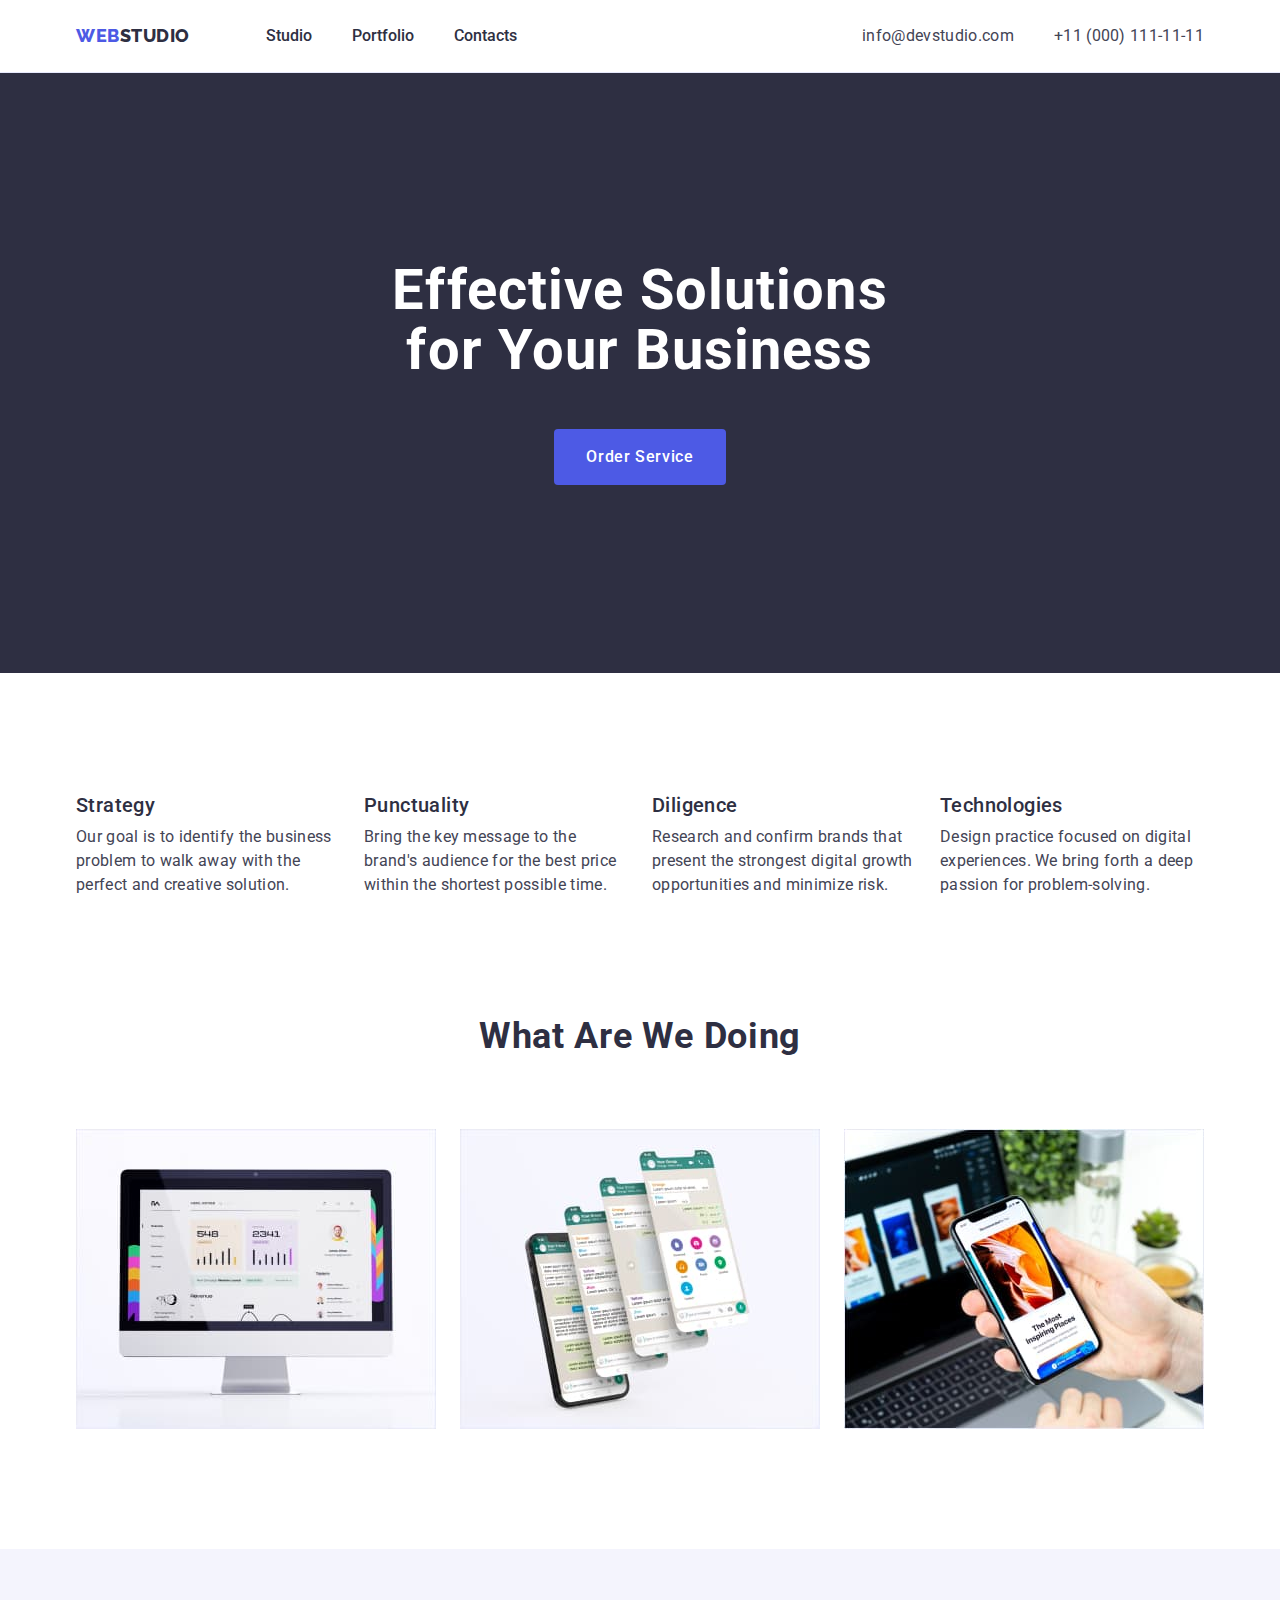
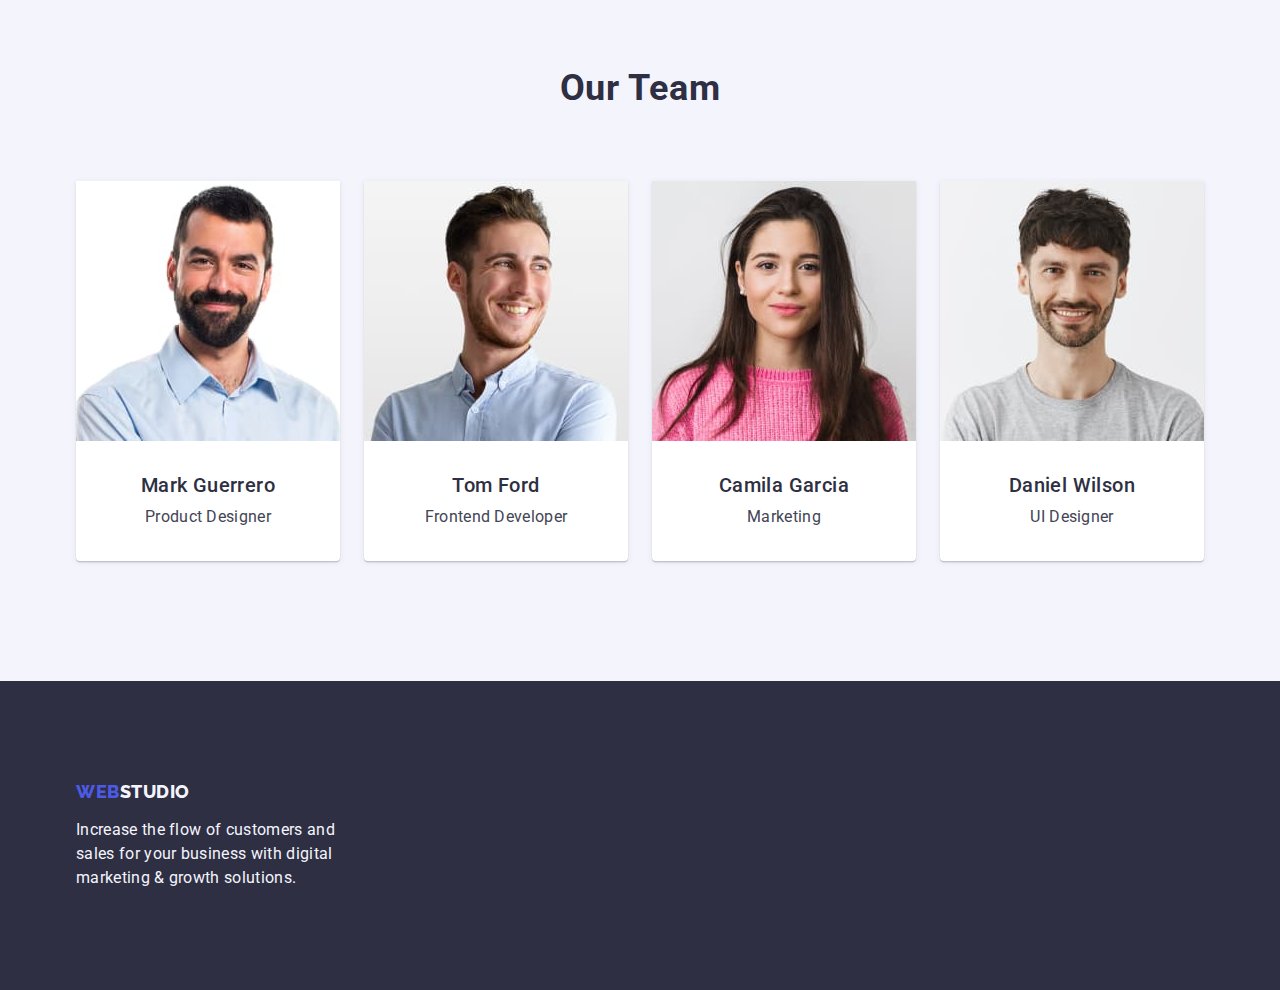
<file: index.html>
<!DOCTYPE html>
<html lang="en">
  <head>
    <meta charset="UTF-8" />
    <meta http-equiv="X-UA-Compatible" content="IE=edge" />
    <meta name="viewport" content="width=device-width, initial-scale=1.0" />
    <link rel="preconnect" href="https://fonts.googleapis.com" />
    <link rel="preconnect" href="https://fonts.gstatic.com" crossorigin />
    <link
      href="https://fonts.googleapis.com/css2?family=Open+Sans:wght@400;700&family=Raleway:wght@800&family=Roboto:wght@400;500;700;900&display=swap"
      rel="stylesheet"
    />
    <link
      rel="stylesheet"
      href="https://cdnjs.cloudflare.com/ajax/libs/modern-normalize/2.0.0/modern-normalize.min.css"
    />
    <link rel="stylesheet" href="./css/style.css" />

    <title>Web Studio</title>
  </head>
  <body>
    <!-- HEADER -->
    <header class="header">
      <div class="header-container container">
        <!-- NAVIGATION -->
        <nav class="navigation">
          <a href="./index.html" class="logo-head logo link"
            >Web<span class="logo-header">Studio</span></a
          >
          <ul class="nav-list list">
            <li class="nav-list-link">
              <a href="./index.html" class="nav link link-hover">Studio</a>
            </li>
            <li class="nav-list-link">
              <a href="./portfolio.html" class="nav link link-hover"
                >Portfolio</a
              >
            </li>
            <li class="nav-list-link">
              <a href="" class="nav link link-hover">Contacts</a>
            </li>
          </ul>
        </nav>
        <!-- /NAVIGATION -->
        <!-- ADDRESS -->
        <address class="address-contact">
          <ul class="address-list list">
            <li class="address-list-link">
              <a
                href="mailto:info@devstudio.com"
                class="mail-link contact link link-hover"
                >info@devstudio.com</a
              >
            </li>
            <li class="address-list-link">
              <a
                href="tel:+110001111111"
                class="number-link contact link link-hover"
                >+11 (000) 111-11-11</a
              >
            </li>
          </ul>
        </address>
        <!-- /ADDRESS -->
      </div>
    </header>
    <!-- /HEADER -->
    <main>
      <!-- HERO SECTION -->
      <section class="hero">
        <div class="hero-container container">
          <h1 class="hero-text">Effective Solutions for Your Business</h1>
          <button type="button" class="primary-btn">Order Service</button>
        </div>
      </section>
      <!-- /HERO SECTION -->
      <!-- ODDS SECTION -->
      <section class="odds">
        <div class="odds-container container">
          <h2 class="odds-header visually-hidden">Advantages</h2>
          <ul class="odds-list list">
            <li class="odds-list-item">
              <h3 class="odds-title main-title">Strategy</h3>
              <p class="odds-text main-text">
                Our goal is to identify the business problem to walk away with
                the perfect and creative solution.
              </p>
            </li>
            <li class="odds-list-item">
              <h3 class="odds-title main-title">Punctuality</h3>
              <p class="odds-text main-text">
                Bring the key message to the brand's audience for the best price
                within the shortest possible time.
              </p>
            </li>
            <li class="odds-list-item">
              <h3 class="odds-title main-title">Diligence</h3>
              <p class="odds-text main-text">
                Research and confirm brands that present the strongest digital
                growth opportunities and minimize risk.
              </p>
            </li>
            <li class="odds-list-item">
              <h3 class="odds-title main-title">Technologies</h3>
              <p class="odds-text main-text">
                Design practice focused on digital experiences. We bring forth a
                deep passion for problem-solving.
              </p>
            </li>
          </ul>
        </div>
      </section>
      <!-- /ODDS SECTION -->
      <!-- FEATURES SECTION -->
      <section class="features">
        <div class="features-container container">
          <h2 class="features-header">What are we doing</h2>
          <ul class="features-list list">
            <li class="feat-list-item">
              <img
                src="./images/pc.jpg"
                alt="personal computer"
                width="360"
                height="300"
              />
            </li>
            <li class="feat-list-item">
              <img
                src="./images/smartphones.jpg"
                alt="smartphones"
                width="360"
                height="300"
              />
            </li>
            <li class="feat-list-item">
              <img
                src="./images/pcwithsmartphones.jpg"
                alt="smartphones with personal computer"
                width="360"
                height="300"
              />
            </li>
          </ul>
        </div>
      </section>
      <!-- /FEATURES SECTION -->
      <!-- TEAM SECTION -->
      <section class="team">
        <div class="team-container container">
          <h2 class="team-header">Our Team</h2>
          <ul class="team-list list">
            <li class="team-list-card">
              <img
                src="./images/markguerrero.jpg"
                alt="Mark Guerrero"
                width="264"
                height="260"
              />
              <div class="team-card-content">
                <h3 class="team-title">Mark Guerrero</h3>
                <p class="team-text">Product Designer</p>
              </div>
            </li>
            <li class="team-list-card">
              <img
                src="./images/tomford.jpg"
                alt="Tom Ford"
                width="264"
                height="260"
              />
              <div class="team-card-content">
                <h3 class="team-title">Tom Ford</h3>
                <p class="team-text">Frontend Developer</p>
              </div>
            </li>
            <li class="team-list-card">
              <img
                src="./images/camilagarcia.jpg"
                alt="Camila Garcia"
                width="264"
                height="260"
              />
              <div class="team-card-content">
                <h3 class="team-title">Camila Garcia</h3>
                <p class="team-text">Marketing</p>
              </div>
            </li>
            <li class="team-list-card">
              <img
                src="./images/danielwilson.jpg"
                alt="Daniel Wilson"
                width="264"
                height="260"
              />
              <div class="team-card-content">
                <h3 class="team-title">Daniel Wilson</h3>
                <p class="team-text">UI Designer</p>
              </div>
            </li>
          </ul>
        </div>
      </section>
      <!-- /TEAM SECTION -->
    </main>
    <!-- /MAIN -->
    <!-- FOOTER -->
    <footer class="footer">
      <div class="footer-container container">
        <a href="./index.html" class="footer-logo-link logo link"
          >Web<span class="logo-footer">Studio</span></a
        >
        <p class="footer-text">
          Increase the flow of customers and sales for your business with
          digital marketing & growth solutions.
        </p>
      </div>
    </footer>
    <!-- /FOOTER -->
  </body>
</html>
</file>
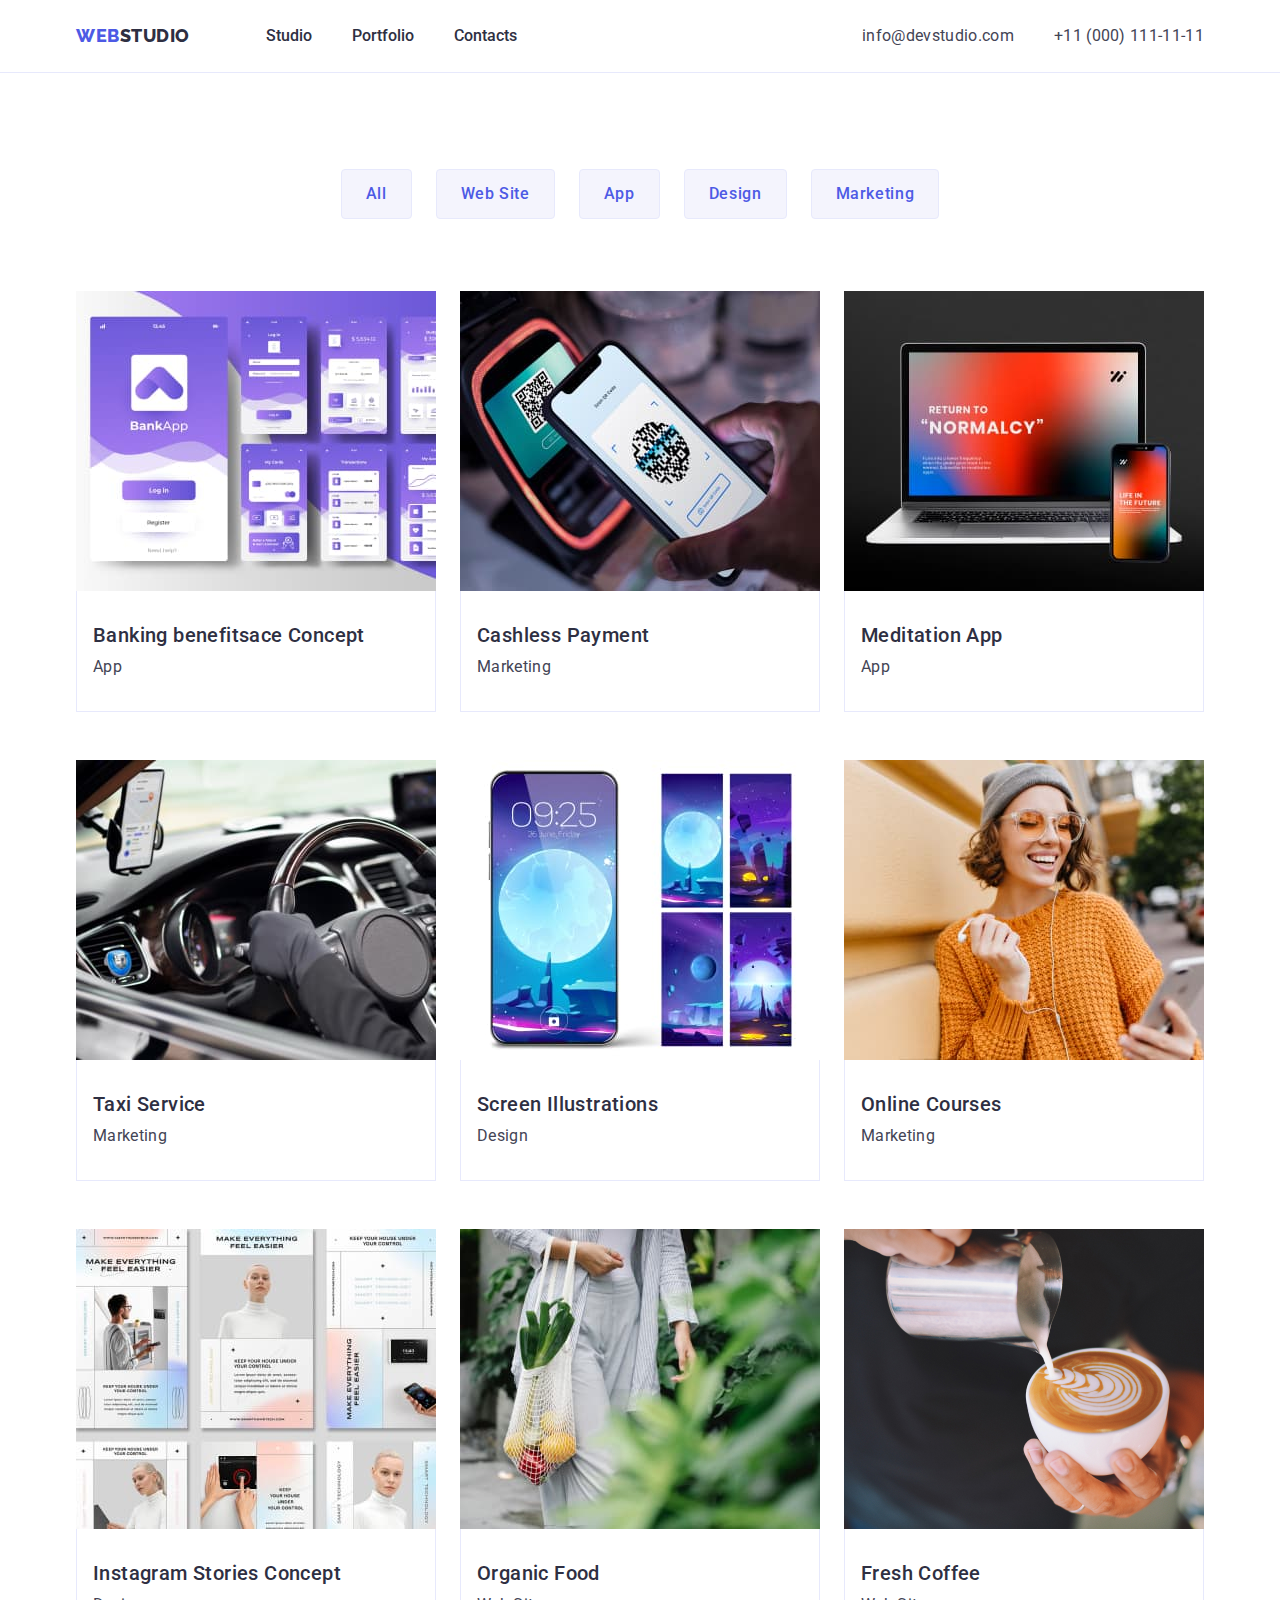
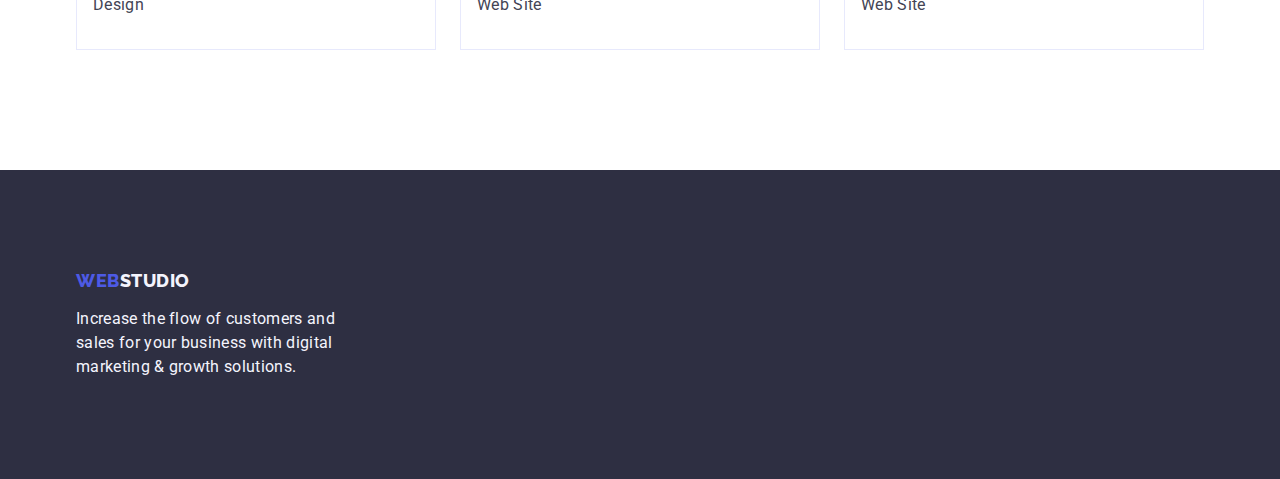
<file: portfolio.html>
<!DOCTYPE html>
<html lang="en">
  <head>
    <meta charset="UTF-8" />
    <meta http-equiv="X-UA-Compatible" content="IE=edge" />
    <meta name="viewport" content="width=device-width, initial-scale=1.0" />
    <link rel="preconnect" href="https://fonts.googleapis.com" />
    <link rel="preconnect" href="https://fonts.gstatic.com" crossorigin />
    <link
      href="https://fonts.googleapis.com/css2?family=Open+Sans:wght@400;700&family=Raleway:wght@800&family=Roboto:wght@400;500;700;900&display=swap"
      rel="stylesheet"
    />
    <link
      rel="stylesheet"
      href="https://cdnjs.cloudflare.com/ajax/libs/modern-normalize/2.0.0/modern-normalize.min.css"
    />
    <link rel="stylesheet" href="./css/style.css" />

    <title>Portfolio</title>
  </head>
  <body>
    <!-- HEADER -->
    <header class="header">
      <div class="header-container container">
        <!-- NAVIGATION -->
        <nav class="navigation">
          <a href="./index.html" class="logo-head logo link"
            >Web<span class="logo-header">Studio</span></a
          >
          <ul class="nav-list list">
            <li class="nav-list-link">
              <a href="./index.html" class="nav link link-hover">Studio</a>
            </li>
            <li class="nav-list-link">
              <a href="./portfolio.html" class="nav link link-hover"
                >Portfolio</a
              >
            </li>
            <li class="nav-list-link">
              <a href="" class="nav link">Contacts</a>
            </li>
          </ul>
        </nav>
        <!-- /NAVIGATION -->
        <!-- ADDRESS -->
        <address class="address-contact">
          <ul class="address-list list">
            <li class="address-list-link">
              <a
                href="mailto:info@devstudio.com"
                class="mail-link contact link link-hover"
                >info@devstudio.com</a
              >
            </li>
            <li class="address-list-link">
              <a
                href="tel:+110001111111"
                class="number-link contact link link-hover"
                >+11 (000) 111-11-11</a
              >
            </li>
          </ul>
        </address>
        <!-- /ADDRESS -->
      </div>
    </header>
    <!-- /HEADER -->
    <!-- MAIN SECTION -->
    <main>
      <section class="portfolio-section">
        <div class="portfolio-section-container container">
          <h1 class="main-header visually-hidden">Privileges</h1>
          <ul class="filter-list list">
            <li class="filter-list-item">
              <button type="button" class="filter-btn">All</button>
            </li>
            <li class="filter-list-item">
              <button type="button" class="filter-btn">Web Site</button>
            </li>
            <li class="filter-list-item">
              <button type="button" class="filter-btn">App</button>
            </li>
            <li class="filter-list-item">
              <button type="button" class="filter-btn">Design</button>
            </li>
            <li class="filter-list-item">
              <button type="button" class="filter-btn">Marketing</button>
            </li>
          </ul>
          <ul class="benefits-list list">
            <li class="benefits-list-card link">
              <a href="" class="banefits-link link">
                <img
                  src="./images/banking.jpg"
                  alt="application-interface"
                  width="360"
                  height="300"
                />
                <div class="benefits-card-content">
                  <h2 class="benefits-title main-title">
                    Banking benefitsace Concept
                  </h2>
                  <p class="priviliges-text main-text">App</p>
                </div>
              </a>
            </li>
            <li class="benefits-list-card link">
              <a href="" class="banefits-link link">
                <img
                  src="./images/cashless.jpg"
                  alt="cashless-payment"
                  width="360"
                  height="300"
                />
                <div class="benefits-card-content">
                  <h2 class="benefits-title main-title">Cashless Payment</h2>
                  <p class="benefits-text main-text">Marketing</p>
                </div>
              </a>
            </li>
            <li class="benefits-list-card link">
              <a href="" class="banefits-link link">
                <img
                  src="./images/app.jpg"
                  alt="laptop-with-open-app"
                  width="360"
                  height="300"
                />
                <div class="benefits-card-content">
                  <h2 class="benefits-title main-title">Meditation App</h2>
                  <p class="benefits-text main-text">App</p>
                </div>
              </a>
            </li>
            <li class="benefits-list-card link">
              <a href="" class="banefits-link link">
                <img
                  src="./images/taxi.jpg"
                  alt="man-handling-the-wheel"
                  width="360"
                  height="300"
                />
                <div class="benefits-card-content">
                  <h2 class="benefits-title main-title">Taxi Service</h2>
                  <p class="benefits-text main-text">Marketing</p>
                </div>
              </a>
            </li>
            <li class="benefits-list-card link">
              <a href="" class="banefits-link link">
                <img
                  src="./images/screen.jpg"
                  alt="screen-illustrations"
                  width="360"
                  height="300"
                />
                <div class="benefits-card-content">
                  <h2 class="benefits-title main-title">
                    Screen Illustrations
                  </h2>
                  <p class="benefits-text main-text">Design</p>
                </div>
              </a>
            </li>
            <li class="benefits-list-card link">
              <a href="" class="banefits-link link">
                <img
                  src="./images/online.jpg"
                  alt="girl-using-a-phone"
                  width="360"
                  height="300"
                />
                <div class="benefits-card-content">
                  <h2 class="benefits-title main-title">Online Courses</h2>
                  <p class="benefits-text main-text">Marketing</p>
                </div>
              </a>
            </li>
            <li class="benefits-list-card link">
              <a href="" class="banefits-link link">
                <img
                  src="./images/instagram.jpg"
                  alt="instagram-stories"
                  width="360"
                  height="300"
                />
                <div class="benefits-card-content">
                  <h2 class="benefits-title main-title">
                    Instagram Stories Concept
                  </h2>
                  <p class="priviliges-text main-text">Design</p>
                </div>
              </a>
            </li>
            <li class="benefits-list-card link">
              <a href="" class="banefits-link link">
                <img
                  src="./images/food.jpg"
                  alt="girl-carring-a-bag-with-food"
                  width="360"
                  height="300"
                />
                <div class="benefits-card-content">
                  <h2 class="benefits-title main-title">Organic Food</h2>
                  <p class="benefits-text main-text">Web Site</p>
                </div>
              </a>
            </li>
            <li class="benefits-list-card link">
              <a href="" class="banefits-link link">
                <img
                  src="./images/coffee.jpg"
                  alt="man-making-a-coffee"
                  width="360"
                  height="300"
                />
                <div class="benefits-card-content">
                  <h2 class="benefits-title main-title">Fresh Coffee</h2>
                  <p class="benefits-text main-text">Web Site</p>
                </div>
              </a>
            </li>
          </ul>
        </div>
      </section>
    </main>
    <!-- /MAIN SECTION -->
    <!-- FOOTER -->
    <footer class="footer">
      <div class="footer-container container">
        <a href="./index.html" class="footer-logo-link logo link"
          >Web<span class="logo-footer">Studio</span></a
        >
        <p class="footer-text">
          Increase the flow of customers and sales for your business with
          digital marketing & growth solutions.
        </p>
      </div>
    </footer>
    <!-- /FOOTER -->
  </body>
</html>
</file>
<file: css/style.css>
/* ================================COMMON STYLES============================== */
:root {
  --color-blue: #4d5ae5;
  --color-navy: #2e2f42;
  --color-hover: #404bbf;
  --color-white: #fff;
  --color-grey: #434455;
  --ghost-white: #f4f4fd;
  --card-set-gap: 24px; /* Gap between cards */
}
body {
  font-family: "Roboto", sans-serif;
  color: var(--color-grey);
  background-color: var(--color-white);
}
h1,
h2,
h3,
h4,
p {
  margin: 0;
}
ul,
ol {
  margin: 0;
  padding: 0;
}
img {
  display: block;
  max-width: 100%;
  height: auto;
}
button {
  font-family: inherit;
  color: inherit;
  cursor: pointer;
}
address {
  font-style: normal;
}
.visually-hidden {
  position: absolute;
  width: 1px;
  height: 1px;
  margin: -1px;
  border: 0;
  padding: 0;

  white-space: nowrap;
  clip-path: inset(100%);
  clip: rect(0 0 0 0);
  overflow: hidden;
}

.container {
  margin: 0 auto;
  max-width: 1158px;
  padding: 0 15px;
}

/* ===============================/COMMON STYLES============================== */

/* =====================================HEADER================================ */
.header {
  border-bottom: 1px solid #e7e9fc;
}
.header-container {
  display: flex;
  align-items: center;
  justify-content: space-between;
}
/* =================================NAVIGATION================================ */

.navigation {
  display: flex;
  align-items: center;
}
.logo-head {
  margin-right: 76px;
}
.logo {
  font-family: "Raleway", sans-serif;
  font-weight: 800;
  font-size: 18px;
  line-height: 1.17;
  letter-spacing: 0.03em;
  text-transform: uppercase;
  color: var(--color-blue);
}
.link {
  text-decoration: none;
}
.link-hover:hover,
.link-hover:focus,
.contacts:hover,
.contacts:focus {
  color: var(--color-hover);
}

.logo-header {
  color: var(--color-navy);
}
.nav-list {
  display: flex;
  gap: 40px;
}
.list {
  list-style: none;
  font-weight: 500;
}

.nav {
  display: block;
  color: var(--color-navy);
  padding: 24px 0;
}
/* ================================/NAVIGATION================================ */
/* ====================================ADDRESS================================ */

.address-list {
  display: flex;
  align-items: center;
  gap: 40px;
}
.contact {
  font-style: normal;
  font-size: 16px;
  line-height: 1.5;
  letter-spacing: 0.02em;
  line-height: 1.5;
  font-weight: 400;
  color: var(--color-grey);
  display: block;
  padding: 24px 0 24px 0;
}
/* ===================================/ADDRESS================================ */
/* ====================================/HEADER================================ */

/* =====================================MAIN================================== */
/* ===============================HERO SECTION================================ */

.hero {
  background-color: var(--color-navy);
  padding: 188px 0;
}
.hero-text {
  font-weight: 700;
  font-size: 56px;
  line-height: 1.07;
  letter-spacing: 0.02em;
  color: var(--color-white);

  text-align: center;
  max-width: 496px;
  margin: 0 auto 48px;
}
.primary-btn {
  font-weight: 500;
  font-size: 16px;
  line-height: 1.5;
  letter-spacing: 0.04em;
  color: var(--color-white);
  background-color: var(--color-blue);
  font-family: "Roboto", sans-serif;

  padding: 16px 32px;
  border-radius: 4px;
  border: none;
  display: block;
  margin: 0 auto;
  min-width: 169px;
  min-height: 56px;
}
.primary-btn:hover,
.primary-btn:focus {
  background-color: var(--color-hover);
}
/* ===============================/HERO SECTION================================ */
/* ==========================ODDS SECTION================================ */

.odds {
  padding: 120px 0;
}
.odds-list {
  display: flex;
  flex-wrap: wrap;
  justify-content: center;
  gap: 24px;
}
.odds-list-item {
  flex-basis: calc((100% - 72px) / 4);
}
.main-title {
  font-weight: 500;
  font-size: 20px;
  line-height: 1.2;
  letter-spacing: 0.02em;
  color: var(--color-navy);
  margin-bottom: 8px;
}
.main-text {
  font-size: 16px;
  line-height: 1.5;
  letter-spacing: 0.02em;
  color: var(--color-grey);
  font-weight: 400;
}
/* =========================/ODDS SECTION================================ */
/* ==========================FEATURES SECTION================================ */

.features {
  padding-bottom: 120px;
}
.features-header {
  font-weight: 700;
  font-size: 36px;
  line-height: 1.11;
  letter-spacing: 0.02em;
  text-align: center;
  text-transform: capitalize;
  color: var(--color-navy);
  margin-bottom: 72px;
}
.features-list {
  display: flex;
  flex-wrap: wrap;
  justify-content: center;
  gap: 24px;
}
.feat-list-item {
  flex-basis: calc((100% - 48px) / 3);
}
/* ==========================/FEATURES SECTION================================ */
/* ===============================TEAM SECTION================================ */

.team {
  background-color: var(--ghost-white);
  padding: 120px 0;
}
.team-header {
  font-weight: 700;
  font-size: 36px;
  line-height: 1.11;
  letter-spacing: 0.02em;
  text-align: center;
  text-transform: capitalize;
  color: var(--color-navy);
  margin-bottom: 72px;
}
.team-list {
  display: flex;
  flex-wrap: wrap;
  justify-content: center;
  gap: 24px;
}
.team-list-card {
  box-shadow: 0px 1px 6px rgba(46, 47, 66, 0.08),
    0px 1px 1px rgba(46, 47, 66, 0.16), 0px 2px 1px rgba(46, 47, 66, 0.08);
  border-radius: 0px 0px 4px 4px;
  background-color: var(--color-white);
  flex-basis: calc((100% - 72px) / 4);
}
.team-card-content {
  text-align: center;
  padding: 32px 16px;
}
.team-title {
  font-weight: 500;
  font-size: 20px;
  line-height: 1.2;
  letter-spacing: 0.02em;
  color: var(--color-navy);
  margin-bottom: 8px;
}
.team-text {
  font-size: 16px;
  line-height: 1.5;
  letter-spacing: 0.02em;
  color: var(--color-grey);
  font-weight: 400;
}
/* ===============================/TEAM SECTION================================ */

/* ======================================FOOTER================================ */

.footer {
  font-size: 16px;
  line-height: 1.5;
  letter-spacing: 0.02em;
  color: var(--ghost-white);
  background-color: var(--color-navy);
  padding: 100px 0;
}
.footer-logo-link {
  display: inline-block;
  margin-bottom: 16px;
}
.logo-footer {
  color: var(--ghost-white);
}
.footer-text {
  max-width: 264px;
}
/* =====================================/FOOTER================================ */

/* ================================PORTFOLIO PAGE============================== */
.portfolio-section {
  padding: 96px 0 120px 0;
}
.filter-list {
  display: flex;
  justify-content: center;
  gap: 24px;
  margin-bottom: 72px;
}
.filter-btn {
  font-family: "Roboto", Sans-serif;
  cursor: pointer;
  padding: 12px 24px;
  font-weight: 500;
  font-size: 16px;
  line-height: 1.5;
  letter-spacing: 0.04em;
  color: var(--color-blue);
  background-color: var(--ghost-white);
  border: 1px solid #e7e9fc;
  border-radius: 4px;
  display: block;
}
.filter-btn:hover,
.filter-btn:focus {
  color: var(--color-white);
  background-color: var(--color-hover);
  border: 1px solid transparent;
}

.benefits-list {
  display: flex;
  flex-wrap: wrap;
  justify-content: center;
  flex-wrap: wrap;
  gap: 48px 24px;
}
.benefits-card-content {
  border: 1px solid #e7e9fc;
  border-top: none;
  padding: 32px 16px;
}
/* ==============================/PORTFOLIO PAGE============================== */
</file>
